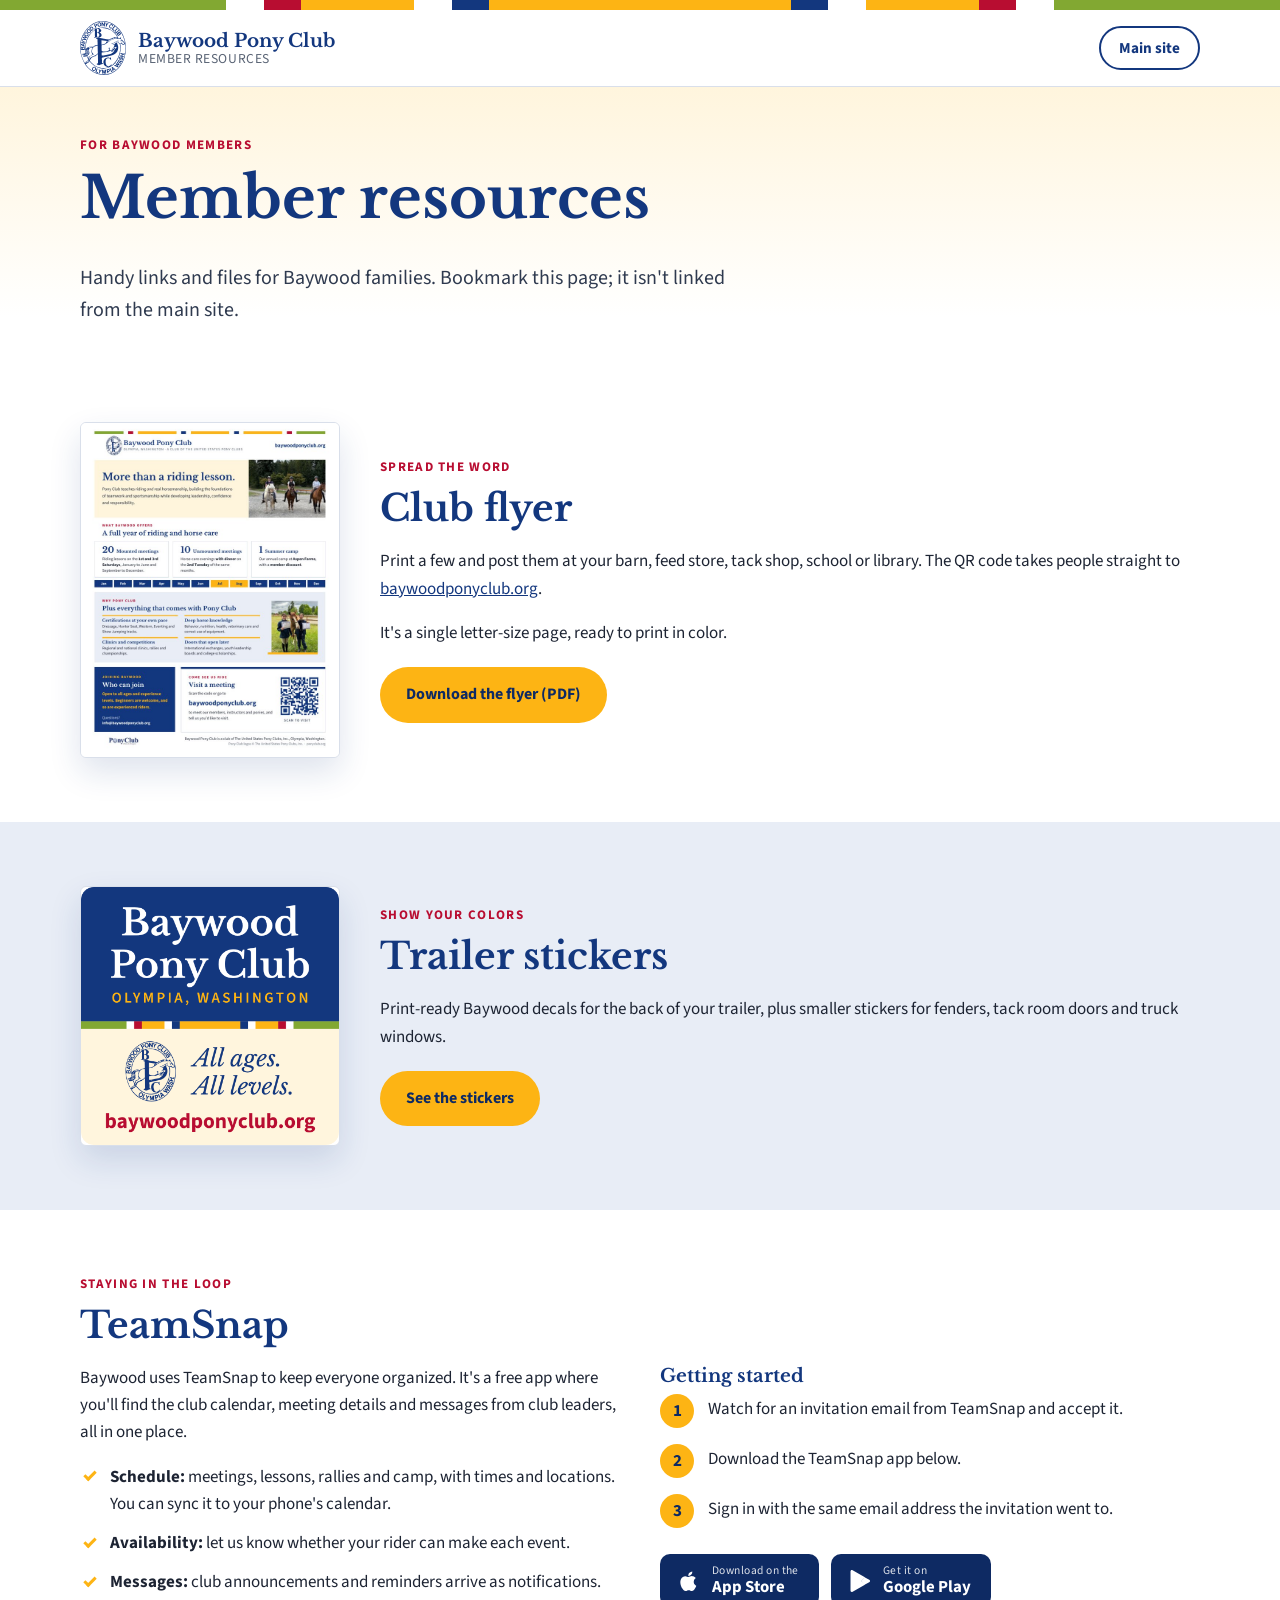
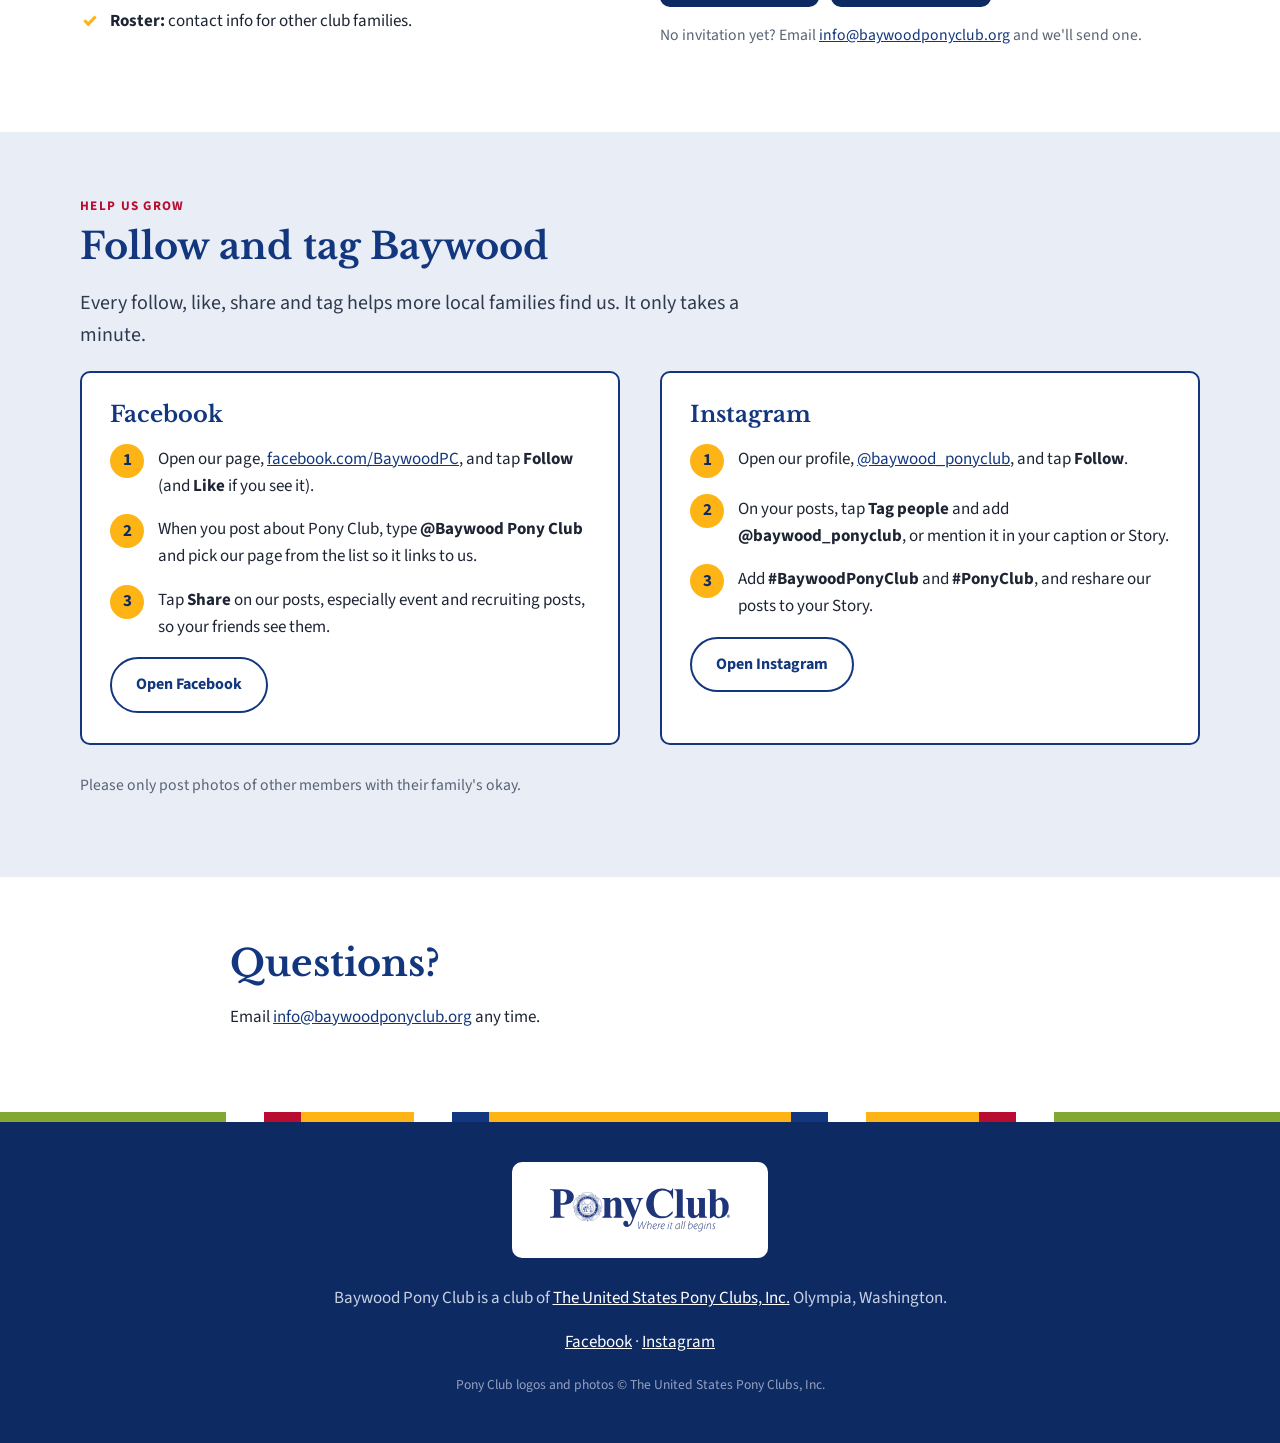
<file: members/index.html>
<!doctype html>
<html lang="en">
<head>
  <meta charset="utf-8">
  <meta name="viewport" content="width=device-width, initial-scale=1">
  <meta name="robots" content="noindex, nofollow">
  <title>Member Resources · Baywood Pony Club</title>
  <link rel="icon" href="../assets/img/favicon.png" type="image/png">
  <link rel="preconnect" href="https://fonts.googleapis.com">
  <link rel="preconnect" href="https://fonts.gstatic.com" crossorigin>
  <link href="https://fonts.googleapis.com/css2?family=Libre+Baskerville:ital,wght@0,400;0,700;1,400&family=Source+Sans+3:ital,wght@0,400;0,600;0,700;1,400&display=swap" rel="stylesheet">
  <link rel="stylesheet" href="../assets/css/style.css?v=202610120200">
</head>
<body>
  <a class="skip-link" href="#main">Skip to content</a>

  <div class="stripe" aria-hidden="true">
    <span class="g"></span><span class="w"></span><span class="r"></span><span class="y"></span><span class="w"></span><span class="b"></span><span class="y wide"></span><span class="b"></span><span class="w"></span><span class="y"></span><span class="r"></span><span class="w"></span><span class="g"></span>
  </div>

  <header class="site-header">
    <div class="container header-inner">
      <a class="brand" href="../" aria-label="Baywood Pony Club home">
        <img src="../assets/img/baywood-logo.svg" alt="" width="52" height="62">
        <span class="brand-text">
          <span class="brand-name">Baywood Pony Club</span>
          <span class="brand-sub">Member resources</span>
        </span>
      </a>
      <a class="btn btn-outline btn-sm" href="../">Main site</a>
    </div>
  </header>

  <main id="main">

    <section class="hero members-hero">
      <div class="container">
        <p class="eyebrow">For Baywood members</p>
        <h1>Member resources</h1>
        <p class="lead">Handy links and files for Baywood families. Bookmark this page; it isn't linked from the main site.</p>
      </div>
    </section>

    <!-- Flyer -->
    <section class="section" id="flyer">
      <div class="container resource">
        <a class="flyer-thumb" href="../assets/files/Baywood_Pony_Club_Flyer.pdf" aria-label="Open the Baywood Pony Club flyer (PDF)">
          <img src="../assets/img/flyer-preview.jpg" alt="Preview of the Baywood Pony Club recruiting flyer" width="700" height="906" loading="lazy">
        </a>
        <div>
          <p class="eyebrow">Spread the word</p>
          <h2>Club flyer</h2>
          <p>Print a few and post them at your barn, feed store, tack shop, school or library. The QR code takes people straight to <a href="https://baywoodponyclub.org">baywoodponyclub.org</a>.</p>
          <p>It's a single letter-size page, ready to print in color.</p>
          <div class="resource-actions">
            <a class="btn btn-gold" href="../assets/files/Baywood_Pony_Club_Flyer.pdf" download>Download the flyer (PDF)</a>
          </div>
        </div>
      </div>
    </section>

    <!-- Trailer stickers -->
    <section class="section section-tint" id="trailer-sticker">
      <div class="container resource">
        <a class="flyer-thumb" href="trailer-sticker/" aria-label="See the Baywood trailer stickers">
          <img src="../assets/img/trailer-sticker/decal-all-ages.png" alt="Baywood Pony Club trailer decal" width="900" height="900" loading="lazy">
        </a>
        <div>
          <p class="eyebrow">Show your colors</p>
          <h2>Trailer stickers</h2>
          <p>Print-ready Baywood decals for the back of your trailer, plus smaller stickers for fenders, tack room doors and truck windows.</p>
          <div class="resource-actions">
            <a class="btn btn-gold" href="trailer-sticker/">See the stickers</a>
          </div>
        </div>
      </div>
    </section>

    <!-- TeamSnap -->
    <section class="section" id="teamsnap">
      <div class="container">
        <p class="eyebrow">Staying in the loop</p>
        <h2>TeamSnap</h2>
        <div class="ts-grid">
          <div>
            <p>Baywood uses TeamSnap to keep everyone organized. It's a free app where you'll find the club calendar, meeting details and messages from club leaders, all in one place.</p>
            <ul class="checks">
              <li><strong>Schedule:</strong> meetings, lessons, rallies and camp, with times and locations. You can sync it to your phone's calendar.</li>
              <li><strong>Availability:</strong> let us know whether your rider can make each event.</li>
              <li><strong>Messages:</strong> club announcements and reminders arrive as notifications.</li>
              <li><strong>Roster:</strong> contact info for other club families.</li>
            </ul>
          </div>
          <div>
            <h3>Getting started</h3>
            <ol class="steps">
              <li>Watch for an invitation email from TeamSnap and accept it.</li>
              <li>Download the TeamSnap app below.</li>
              <li>Sign in with the same email address the invitation went to.</li>
            </ol>
            <div class="store-links">
              <a class="store-btn" href="https://apps.apple.com/us/app/teamsnap/id393048976" rel="noopener">
                <svg viewBox="0 0 24 24" aria-hidden="true"><path d="M16.37 12.76c-.02-2.3 1.88-3.4 1.96-3.46-1.07-1.56-2.73-1.78-3.32-1.8-1.41-.14-2.76.83-3.48.83-.72 0-1.82-.81-3-.79-1.54.02-2.96.9-3.76 2.28-1.6 2.78-.41 6.9 1.15 9.16.76 1.1 1.67 2.34 2.86 2.3 1.15-.05 1.58-.74 2.97-.74 1.38 0 1.77.74 2.98.72 1.23-.02 2.01-1.12 2.76-2.23.87-1.28 1.23-2.52 1.25-2.58-.03-.01-2.4-.92-2.37-3.69zM14.1 6.01c.63-.77 1.06-1.83.94-2.89-.91.04-2.01.61-2.67 1.37-.58.67-1.1 1.76-.96 2.8 1.02.08 2.06-.52 2.69-1.28z"/></svg>
                <span><small>Download on the</small><strong>App Store</strong></span>
              </a>
              <a class="store-btn" href="https://play.google.com/store/apps/details?id=com.teamsnap.teamsnap" rel="noopener">
                <svg viewBox="0 0 24 24" aria-hidden="true"><path d="M3.6 2.2c-.23.25-.36.63-.36 1.12v17.36c0 .49.13.87.36 1.12l.06.05 9.73-9.73v-.24L3.66 2.15l-.06.05zm12.98 13.17-3.24-3.25v-.24l3.24-3.25.07.04 3.84 2.18c1.1.62 1.1 1.64 0 2.27l-3.84 2.18-.07.07zm-.07.04L13.2 12.1 3.6 21.8c.36.38.94.42 1.6.05l11.31-6.43zm0-6.82L5.2 2.15c-.66-.38-1.24-.33-1.6.05l9.6 9.6 3.31-3.31z"/></svg>
                <span><small>Get it on</small><strong>Google Play</strong></span>
              </a>
            </div>
            <p class="hero-note" style="margin-top:16px">No invitation yet? Email <a href="mailto:info@baywoodponyclub.org?subject=TeamSnap%20invitation">info@baywoodponyclub.org</a> and we'll send one.</p>
          </div>
        </div>
      </div>
    </section>

    <!-- Social media -->
    <section class="section section-tint" id="social">
      <div class="container">
        <p class="eyebrow">Help us grow</p>
        <h2>Follow and tag Baywood</h2>
        <p class="lead">Every follow, like, share and tag helps more local families find us. It only takes a minute.</p>
        <div class="ts-grid">
          <div class="social-card">
            <h3>Facebook</h3>
            <ol class="steps">
              <li>Open our page, <a href="https://www.facebook.com/BaywoodPC/" rel="noopener">facebook.com/BaywoodPC</a>, and tap <b>Follow</b> (and <b>Like</b> if you see it).</li>
              <li>When you post about Pony Club, type <b>@Baywood Pony Club</b> and pick our page from the list so it links to us.</li>
              <li>Tap <b>Share</b> on our posts, especially event and recruiting posts, so your friends see them.</li>
            </ol>
            <a class="btn btn-outline" href="https://www.facebook.com/BaywoodPC/" rel="noopener">Open Facebook</a>
          </div>
          <div class="social-card">
            <h3>Instagram</h3>
            <ol class="steps">
              <li>Open our profile, <a href="https://www.instagram.com/baywood_ponyclub/" rel="noopener">@baywood_ponyclub</a>, and tap <b>Follow</b>.</li>
              <li>On your posts, tap <b>Tag people</b> and add <b>@baywood_ponyclub</b>, or mention it in your caption or Story.</li>
              <li>Add <b>#BaywoodPonyClub</b> and <b>#PonyClub</b>, and reshare our posts to your Story.</li>
            </ol>
            <a class="btn btn-outline" href="https://www.instagram.com/baywood_ponyclub/" rel="noopener">Open Instagram</a>
          </div>
        </div>
        <p class="hero-note" style="margin-top:28px">Please only post photos of other members with their family's okay.</p>
      </div>
    </section>

    <section class="section">
      <div class="container narrow">
        <h2>Questions?</h2>
        <p>Email <a href="mailto:info@baywoodponyclub.org">info@baywoodponyclub.org</a> any time.</p>
      </div>
    </section>
  </main>

  <footer class="site-footer">
    <div class="stripe" aria-hidden="true">
      <span class="g"></span><span class="w"></span><span class="r"></span><span class="y"></span><span class="w"></span><span class="b"></span><span class="y wide"></span><span class="b"></span><span class="w"></span><span class="y"></span><span class="r"></span><span class="w"></span><span class="g"></span>
    </div>
    <div class="container footer-inner">
      <a href="https://www.ponyclub.org" class="footer-logo" rel="noopener">
        <img src="../assets/img/pony-club-logo.svg" alt="Pony Club, Where it all begins" width="216" height="72" loading="lazy">
      </a>
      <p>Baywood Pony Club is a club of <a href="https://www.ponyclub.org" rel="noopener">The United States Pony Clubs, Inc.</a> Olympia, Washington.</p>
      <p class="social"><a href="https://www.facebook.com/BaywoodPC/" rel="noopener">Facebook</a> · <a href="https://www.instagram.com/baywood_ponyclub/" rel="noopener">Instagram</a></p>
      <p class="fine">Pony Club logos and photos © The United States Pony Clubs, Inc.</p>
    </div>
  </footer>
</body>
</html>
</file>
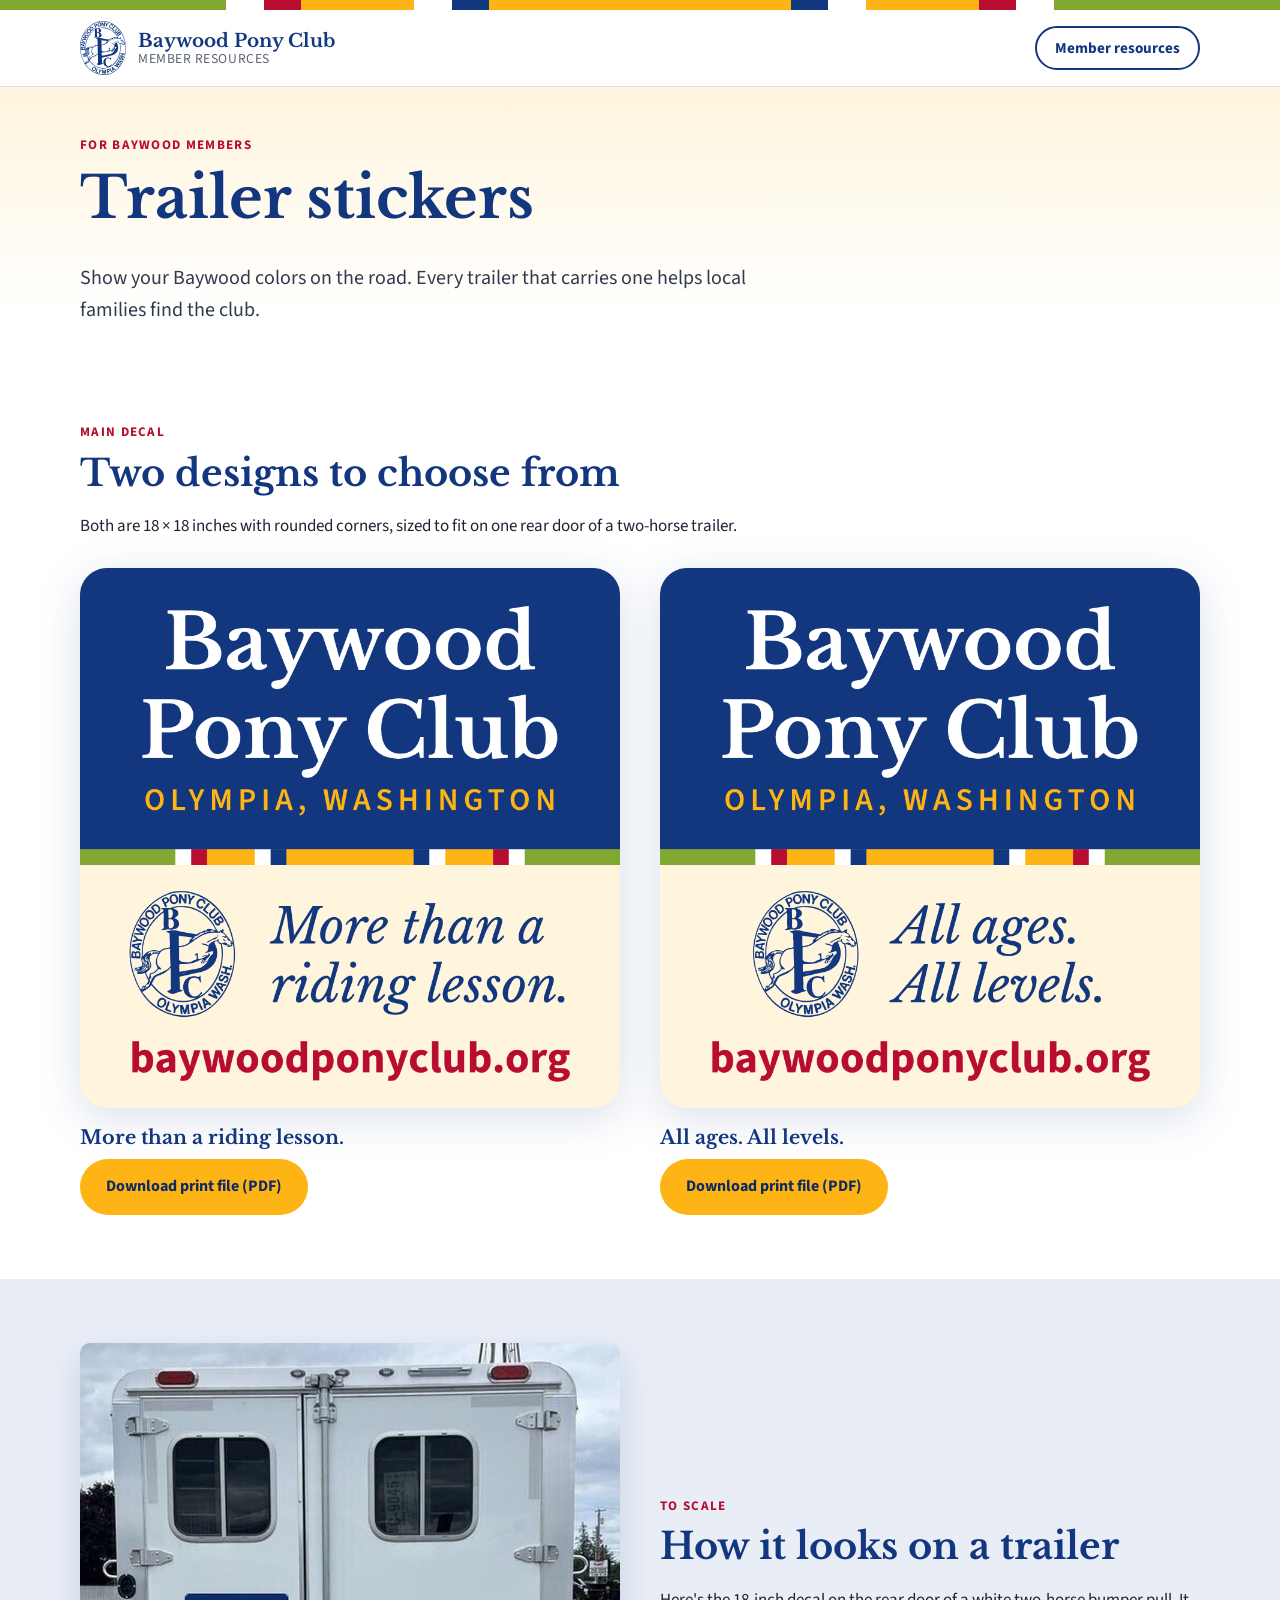
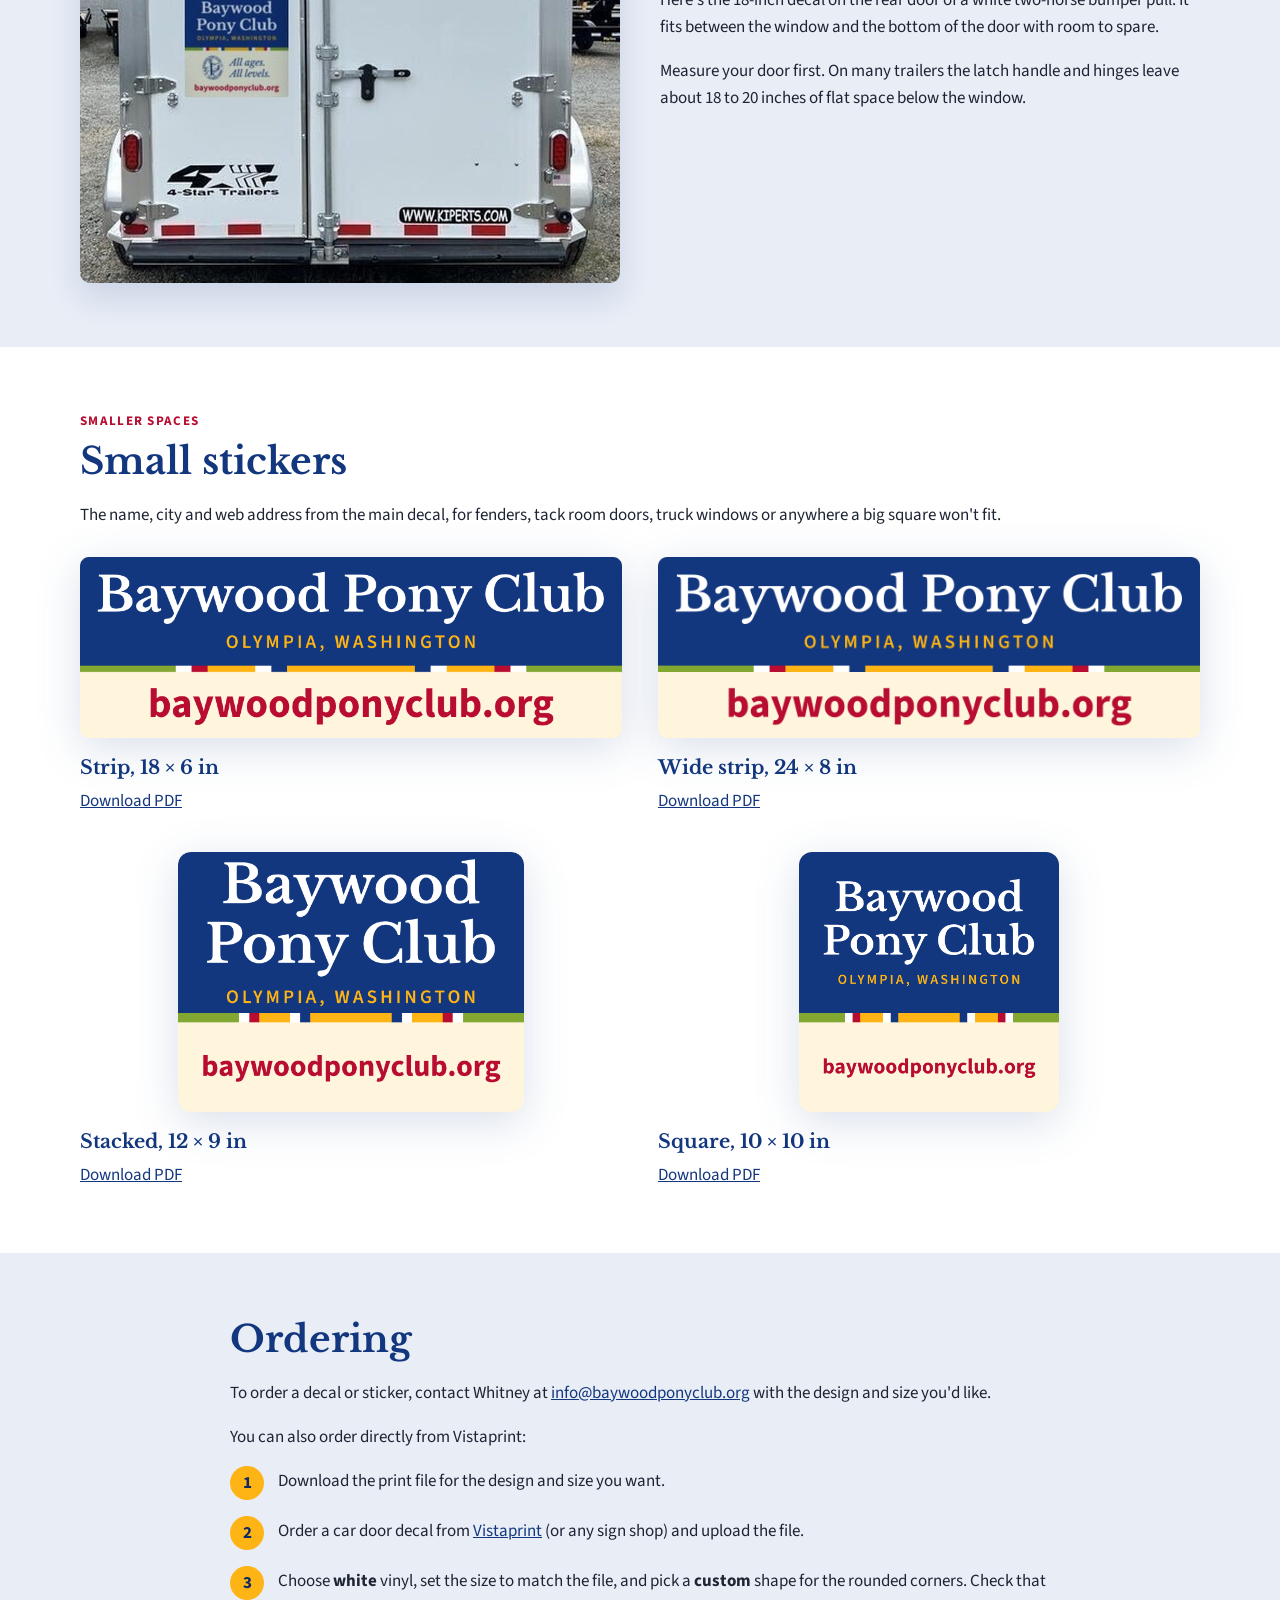
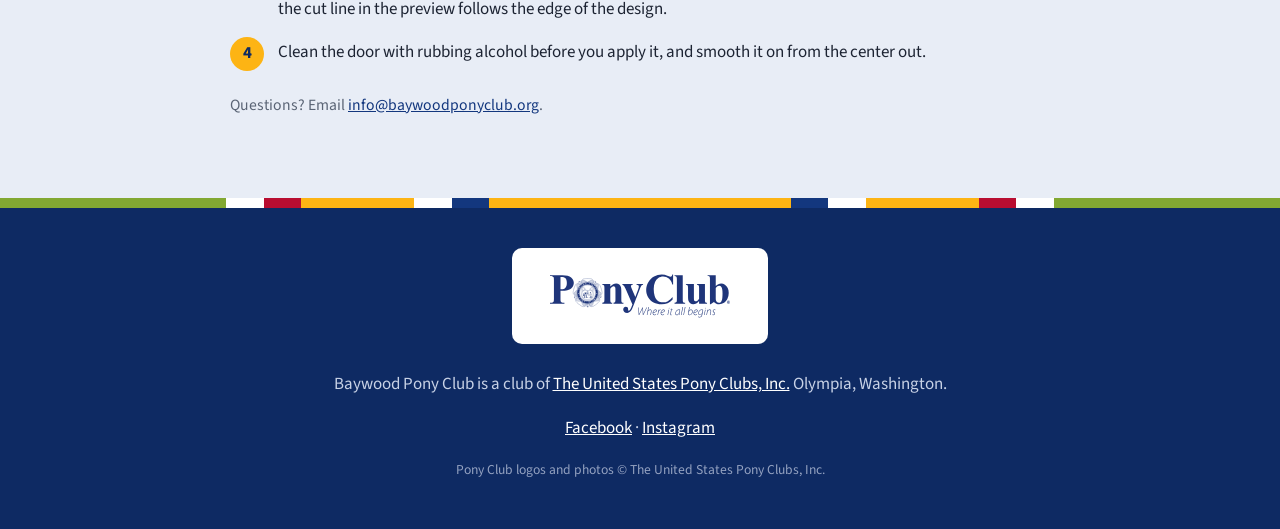
<file: members/trailer-sticker/index.html>
<!doctype html>
<html lang="en">
<head>
  <meta charset="utf-8">
  <meta name="viewport" content="width=device-width, initial-scale=1">
  <meta name="robots" content="noindex, nofollow">
  <title>Trailer Stickers · Baywood Pony Club</title>
  <link rel="icon" href="../../assets/img/favicon.png" type="image/png">
  <link rel="preconnect" href="https://fonts.googleapis.com">
  <link rel="preconnect" href="https://fonts.gstatic.com" crossorigin>
  <link href="https://fonts.googleapis.com/css2?family=Libre+Baskerville:ital,wght@0,400;0,700;1,400&family=Source+Sans+3:ital,wght@0,400;0,600;0,700;1,400&display=swap" rel="stylesheet">
  <link rel="stylesheet" href="../../assets/css/style.css?v=202610120200">
</head>
<body>
  <a class="skip-link" href="#main">Skip to content</a>

  <div class="stripe" aria-hidden="true">
    <span class="g"></span><span class="w"></span><span class="r"></span><span class="y"></span><span class="w"></span><span class="b"></span><span class="y wide"></span><span class="b"></span><span class="w"></span><span class="y"></span><span class="r"></span><span class="w"></span><span class="g"></span>
  </div>

  <header class="site-header">
    <div class="container header-inner">
      <a class="brand" href="../../" aria-label="Baywood Pony Club home">
        <img src="../../assets/img/baywood-logo.svg" alt="" width="52" height="62">
        <span class="brand-text">
          <span class="brand-name">Baywood Pony Club</span>
          <span class="brand-sub">Member resources</span>
        </span>
      </a>
      <a class="btn btn-outline btn-sm" href="../">Member resources</a>
    </div>
  </header>

  <main id="main">

    <section class="hero members-hero">
      <div class="container">
        <p class="eyebrow">For Baywood members</p>
        <h1>Trailer stickers</h1>
        <p class="lead">Show your Baywood colors on the road. Every trailer that carries one helps local families find the club.</p>
      </div>
    </section>

    <!-- Main decal -->
    <section class="section" id="decal">
      <div class="container">
        <p class="eyebrow">Main decal</p>
        <h2>Two designs to choose from</h2>
        <p>Both are 18 × 18 inches with rounded corners, sized to fit on one rear door of a two-horse trailer.</p>
        <div class="sticker-pair">
          <figure class="sticker-card">
            <img src="../../assets/img/trailer-sticker/decal-riding-lesson.png" alt="Square decal: Baywood Pony Club, Olympia, Washington, the club logo, More than a riding lesson, baywoodponyclub.org" width="900" height="900" loading="lazy">
            <figcaption>
              <h3>More than a riding lesson.</h3>
              <a class="btn btn-gold" href="../../assets/files/trailer-sticker/baywood-decal-riding-lesson-18in.pdf" download>Download print file (PDF)</a>
            </figcaption>
          </figure>
          <figure class="sticker-card">
            <img src="../../assets/img/trailer-sticker/decal-all-ages.png" alt="Square decal: Baywood Pony Club, Olympia, Washington, the club logo, All ages. All levels., baywoodponyclub.org" width="900" height="900" loading="lazy">
            <figcaption>
              <h3>All ages. All levels.</h3>
              <a class="btn btn-gold" href="../../assets/files/trailer-sticker/baywood-decal-all-ages-18in.pdf" download>Download print file (PDF)</a>
            </figcaption>
          </figure>
        </div>
      </div>
    </section>

    <!-- Mockup -->
    <section class="section section-tint" id="on-a-trailer">
      <div class="container resource resource-wide">
        <img class="mockup" src="../../assets/img/trailer-sticker/trailer-mockup-18in.jpg" alt="The All ages. All levels. decal at 18 inches on the left rear door of a white two-horse bumper-pull trailer" width="1000" height="1000" loading="lazy">
        <div>
          <p class="eyebrow">To scale</p>
          <h2>How it looks on a trailer</h2>
          <p>Here's the 18-inch decal on the rear door of a white two-horse bumper pull. It fits between the window and the bottom of the door with room to spare.</p>
          <p>Measure your door first. On many trailers the latch handle and hinges leave about 18 to 20 inches of flat space below the window.</p>
        </div>
      </div>
    </section>

    <!-- Small stickers -->
    <section class="section" id="small">
      <div class="container">
        <p class="eyebrow">Smaller spaces</p>
        <h2>Small stickers</h2>
        <p>The name, city and web address from the main decal, for fenders, tack room doors, truck windows or anywhere a big square won't fit.</p>
        <div class="sticker-grid">
          <figure class="sticker-card">
            <img src="../../assets/img/trailer-sticker/sticker-18x6.png" alt="Strip sticker: Baywood Pony Club, Olympia, Washington, baywoodponyclub.org" width="900" height="300" loading="lazy">
            <figcaption><h3>Strip, 18 × 6 in</h3><a href="../../assets/files/trailer-sticker/baywood-sticker-18x6.pdf" download>Download PDF</a></figcaption>
          </figure>
          <figure class="sticker-card">
            <img src="../../assets/img/trailer-sticker/sticker-24x8.png" alt="Wide strip sticker: Baywood Pony Club, Olympia, Washington, baywoodponyclub.org" width="1200" height="400" loading="lazy">
            <figcaption><h3>Wide strip, 24 × 8 in</h3><a href="../../assets/files/trailer-sticker/baywood-sticker-24x8.pdf" download>Download PDF</a></figcaption>
          </figure>
          <figure class="sticker-card">
            <img src="../../assets/img/trailer-sticker/sticker-12x9.png" alt="Stacked sticker: Baywood Pony Club, Olympia, Washington, baywoodponyclub.org" width="600" height="450" loading="lazy">
            <figcaption><h3>Stacked, 12 × 9 in</h3><a href="../../assets/files/trailer-sticker/baywood-sticker-12x9.pdf" download>Download PDF</a></figcaption>
          </figure>
          <figure class="sticker-card">
            <img src="../../assets/img/trailer-sticker/sticker-10x10.png" alt="Square sticker: Baywood Pony Club, Olympia, Washington, baywoodponyclub.org" width="500" height="500" loading="lazy">
            <figcaption><h3>Square, 10 × 10 in</h3><a href="../../assets/files/trailer-sticker/baywood-sticker-10x10.pdf" download>Download PDF</a></figcaption>
          </figure>
        </div>
      </div>
    </section>

    <!-- Ordering -->
    <section class="section section-tint" id="ordering">
      <div class="container narrow">
        <h2>Ordering</h2>
        <p>To order a decal or sticker, contact Whitney at <a href="mailto:info@baywoodponyclub.org?subject=Trailer%20sticker%20order">info@baywoodponyclub.org</a> with the design and size you'd like.</p>
        <p>You can also order directly from Vistaprint:</p>
        <ol class="steps">
          <li>Download the print file for the design and size you want.</li>
          <li>Order a car door decal from <a href="https://www.vistaprint.com/signs-posters/car-door-decals" rel="noopener">Vistaprint</a> (or any sign shop) and upload the file.</li>
          <li>Choose <b>white</b> vinyl, set the size to match the file, and pick a <b>custom</b> shape for the rounded corners. Check that the cut line in the preview follows the edge of the design.</li>
          <li>Clean the door with rubbing alcohol before you apply it, and smooth it on from the center out.</li>
        </ol>
        <p class="hero-note" style="margin-top:20px">Questions? Email <a href="mailto:info@baywoodponyclub.org?subject=Trailer%20sticker">info@baywoodponyclub.org</a>.</p>
      </div>
    </section>
  </main>

  <footer class="site-footer">
    <div class="stripe" aria-hidden="true">
      <span class="g"></span><span class="w"></span><span class="r"></span><span class="y"></span><span class="w"></span><span class="b"></span><span class="y wide"></span><span class="b"></span><span class="w"></span><span class="y"></span><span class="r"></span><span class="w"></span><span class="g"></span>
    </div>
    <div class="container footer-inner">
      <a href="https://www.ponyclub.org" class="footer-logo" rel="noopener">
        <img src="../../assets/img/pony-club-logo.svg" alt="Pony Club, Where it all begins" width="216" height="72" loading="lazy">
      </a>
      <p>Baywood Pony Club is a club of <a href="https://www.ponyclub.org" rel="noopener">The United States Pony Clubs, Inc.</a> Olympia, Washington.</p>
      <p class="social"><a href="https://www.facebook.com/BaywoodPC/" rel="noopener">Facebook</a> · <a href="https://www.instagram.com/baywood_ponyclub/" rel="noopener">Instagram</a></p>
      <p class="fine">Pony Club logos and photos © The United States Pony Clubs, Inc.</p>
    </div>
  </footer>
</body>
</html>
</file>
<file: assets/css/style.css>
/* Baywood Pony Club. Colors follow the USPC brand stripe. */
:root {
  --navy: #13377e;
  --navy-deep: #0e2a63;
  --gold: #fdb414;
  --gold-deep: #e09c00;
  --red: #b80d31;
  --green: #82a832;
  --cream: #fff5dd;
  --sky: #e8edf6;
  --ink: #1d2433;
  --muted: #5a6475;
  --line: #d9dfea;
  --white: #ffffff;
  --radius: 10px;
  --serif: "Libre Baskerville", Georgia, "Times New Roman", serif;
  --sans: "Source Sans 3", "Segoe UI", Helvetica, Arial, sans-serif;
}

*, *::before, *::after { box-sizing: border-box; }
html { scroll-behavior: smooth; scroll-padding-top: 88px; }
body {
  margin: 0;
  font-family: var(--sans);
  font-size: 1.0625rem;
  line-height: 1.6;
  color: var(--ink);
  background: var(--white);
}
img { max-width: 100%; height: auto; display: block; }
a { color: var(--navy); }
a:hover { color: var(--red); }
h1, h2, h3 { font-family: var(--serif); color: var(--navy); line-height: 1.2; margin: 0 0 .5em; }
h1 { font-size: clamp(2.2rem, 5vw, 3.6rem); }
h2 { font-size: clamp(1.6rem, 3.2vw, 2.3rem); }
h3 { font-size: 1.15rem; }
p { margin: 0 0 1em; }

.container { width: min(1120px, 100% - 32px); margin-inline: auto; }
.narrow { width: min(820px, 100% - 32px); }
.sr-only, .honey {
  position: absolute !important; width: 1px; height: 1px; overflow: hidden;
  clip: rect(0 0 0 0); white-space: nowrap; border: 0; padding: 0; margin: -1px;
}
.skip-link { position: absolute; left: -999px; top: 8px; background: var(--navy); color: #fff; padding: 8px 14px; z-index: 100; }
.skip-link:focus { left: 8px; }

/* Brand stripe */
.stripe { display: flex; height: 10px; }
.stripe span { flex: 3; }
.stripe .wide { flex: 8; }
.stripe .w { flex: 1; background: var(--white); }
.stripe .g { flex: 6; background: var(--green); }
.stripe .r { flex: 1; background: var(--red); }
.stripe .y { background: var(--gold); }
.stripe .b { flex: 1; background: var(--navy); }

/* Header */
.site-header {
  position: sticky; top: 0; z-index: 50;
  background: rgba(255,255,255,.96);
  backdrop-filter: blur(6px);
  border-bottom: 1px solid var(--line);
}
.header-inner { display: flex; align-items: center; justify-content: space-between; gap: 16px; min-height: 76px; }
.brand { display: flex; align-items: center; gap: 12px; text-decoration: none; color: var(--navy); }
.brand img { width: 46px; height: auto; }
.brand-text { display: flex; flex-direction: column; line-height: 1.15; }
.brand-name { font-family: var(--serif); font-weight: 700; font-size: 1.15rem; }
.brand-sub { font-size: .85rem; color: var(--muted); letter-spacing: .04em; text-transform: uppercase; }
.site-nav { display: flex; align-items: center; gap: 22px; }
.site-nav a:not(.btn) { text-decoration: none; font-weight: 600; color: var(--ink); }
.site-nav a:not(.btn):hover { color: var(--navy); text-decoration: underline; text-underline-offset: 4px; text-decoration-color: var(--gold); text-decoration-thickness: 3px; }
.nav-toggle { display: none; background: none; border: 0; padding: 10px; cursor: pointer; }
.nav-toggle .bar { display: block; width: 24px; height: 2px; background: var(--navy); margin: 5px 0; transition: transform .2s; }

/* Buttons */
.btn {
  display: inline-block; font-family: var(--sans); font-weight: 700; font-size: 1rem;
  padding: 13px 24px; border-radius: 999px; text-decoration: none; border: 2px solid transparent;
  cursor: pointer; transition: background .15s, color .15s, border-color .15s; text-align: center;
}
.btn-sm { padding: 8px 18px; font-size: .95rem; }
.btn-block { display: block; width: 100%; }
.btn-gold { background: var(--gold); color: var(--navy-deep); }
.btn-gold:hover { background: var(--gold-deep); color: var(--navy-deep); }
.btn-outline { border-color: var(--navy); color: var(--navy); background: transparent; }
.btn-outline:hover { background: var(--navy); color: #fff; }
.btn:focus-visible, a:focus-visible, input:focus-visible, textarea:focus-visible, button:focus-visible {
  outline: 3px solid var(--red); outline-offset: 2px;
}

.eyebrow { font-weight: 700; letter-spacing: .1em; text-transform: uppercase; font-size: .82rem; color: var(--red); margin-bottom: .6em; }
.eyebrow-gold { color: var(--gold); }

/* Hero */
.hero { background: linear-gradient(180deg, var(--cream) 0%, #fff 85%); padding: 56px 0 48px; }
.hero-inner { display: grid; grid-template-columns: 1.15fr .85fr; gap: 48px; align-items: center; }
.lead { font-size: 1.25rem; color: #2f3a4f; max-width: 34em; }
.hero-actions { display: flex; flex-wrap: wrap; gap: 12px; margin: 28px 0 18px; }
.hero-note { color: var(--muted); font-size: .98rem; }
.hero-photo { margin: 0; }
.hero-photo a.zoom { display: block; cursor: zoom-in; border-radius: var(--radius); }
.hero-photo img, .why-photo img {
  width: 100%; aspect-ratio: 4 / 5; object-fit: cover; border-radius: var(--radius);
  box-shadow: 0 18px 40px rgba(19,55,126,.18);
}
.hero-photo img { aspect-ratio: 4 / 5; object-position: center; border-bottom: 8px solid var(--gold); }

/* Sections */
.section { padding: 64px 0; }
.section-tint { background: var(--sky); }
.section-navy { background: linear-gradient(180deg, #1c4290 0%, var(--navy-deep) 100%); color: #e9eef8; }
.section-navy h2, .section-navy h3 { color: #fff; }
.sub-head { margin-top: 56px; }

/* Stat cards */
.stat-grid { display: grid; grid-template-columns: repeat(3, 1fr); gap: 20px; margin-top: 28px; }
.stat-card { border: 2px solid var(--navy); border-radius: var(--radius); padding: 24px 24px 18px; background: #fff; }
.stat-num { font-family: var(--serif); font-weight: 700; font-size: 3.2rem; line-height: 1; color: var(--navy); margin-bottom: .3em; }
.stat-card h3 { color: var(--navy); }
.stat-card p:last-child { margin: 0; color: #2f3a4f; }

/* Year strip */
.year { list-style: none; padding: 0; margin: 16px 0 10px; display: grid; grid-template-columns: repeat(12, 1fr); gap: 4px; }
.year li { text-align: center; font-weight: 700; font-size: .9rem; padding: 12px 0; border-radius: 6px; }
.year .on { background: var(--navy); color: #fff; }
.year .camp { background: var(--gold); color: var(--navy-deep); }
.year-key { color: var(--muted); font-size: .95rem; display: flex; flex-wrap: wrap; align-items: center; gap: 8px; }
.key { display: inline-block; width: 14px; height: 14px; border-radius: 3px; }
.key.on { background: var(--navy); }
.key.camp { background: var(--gold); margin-left: 12px; }

/* Photo placeholders */
.gallery { display: flex; gap: 16px; margin-top: 32px; }
.gallery figure { margin: 0; flex: var(--r) 1 0; min-width: 0; }
.gallery a.zoom { display: block; border-radius: 8px; overflow: hidden; cursor: zoom-in; }
.gallery img { width: 100%; height: auto; transition: transform .2s ease; }
.gallery a.zoom:hover img { transform: scale(1.04); }
.gallery figcaption { margin-top: 6px; font-weight: 600; color: var(--navy); font-size: .9rem; line-height: 1.3; }
.photo-slot {
  margin: 0; aspect-ratio: 4 / 3; border-radius: var(--radius);
  border: 2px dashed #9aa8c6; background: repeating-linear-gradient(45deg, #f4f6fb, #f4f6fb 12px, #eceff7 12px, #eceff7 24px);
  display: grid; place-items: center; text-align: center; padding: 16px; color: var(--muted); font-weight: 600;
}

/* Lightbox */
.lightbox { border: 0; padding: 0; background: transparent; max-width: 100vw; max-height: 100vh; width: 100vw; height: 100vh; }
.lightbox[open] { display: flex; align-items: center; justify-content: center; }
.lightbox::backdrop { background: rgba(8, 18, 40, .88); }
.lightbox figure { margin: 0; text-align: center; }
.lightbox img { max-width: min(92vw, 1200px); max-height: 82vh; width: auto; height: auto; border-radius: 8px; box-shadow: 0 20px 60px rgba(0,0,0,.5); }
.lightbox figcaption { color: #fff; font-weight: 600; margin-top: 12px; }
.lightbox button { position: fixed; background: rgba(255,255,255,.14); color: #fff; border: 0; border-radius: 50%; width: 48px; height: 48px; font-size: 2rem; line-height: 1; cursor: pointer; display: grid; place-items: center; }
.lightbox button:hover { background: rgba(255,255,255,.28); }
.lb-close { top: 16px; right: 16px; }
.lb-prev { left: 16px; top: 50%; transform: translateY(-50%); }
.lb-next { right: 16px; top: 50%; transform: translateY(-50%); }

/* Why Pony Club */
.why-inner { display: grid; grid-template-columns: 1.3fr .7fr; gap: 48px; align-items: center; }
.feature-grid { display: grid; grid-template-columns: repeat(2, 1fr); gap: 8px 28px; margin-top: 28px; }
.feature { border-top: 3px solid var(--gold); padding-top: 14px; }
.feature h3 { font-family: var(--sans); font-weight: 700; font-size: 1.1rem; }
.why-photo { margin: 0; }

/* Video */
.video { position: relative; aspect-ratio: 16 / 9; border-radius: var(--radius); overflow: hidden; background: #000; margin-top: 24px; box-shadow: 0 18px 40px rgba(19,55,126,.18); }
.video iframe { position: absolute; inset: 0; width: 100%; height: 100%; border: 0; }

/* Joining */
.join-inner { display: grid; grid-template-columns: 1.2fr .8fr; gap: 56px; align-items: start; }
.checks { list-style: none; padding: 0; margin: 0 0 32px; }
.checks li { position: relative; padding-left: 30px; margin-bottom: 12px; }
.checks li::before { content: ""; position: absolute; left: 4px; top: .45em; width: 12px; height: 7px; border-left: 3px solid var(--gold); border-bottom: 3px solid var(--gold); transform: rotate(-45deg); }
.steps { counter-reset: step; list-style: none; padding: 0; margin: 0; }
.steps li { counter-increment: step; position: relative; padding-left: 48px; margin-bottom: 16px; min-height: 34px; }
.steps li::before { content: counter(step); position: absolute; left: 0; top: -2px; width: 34px; height: 34px; border-radius: 50%; background: var(--gold); color: var(--navy-deep); font-weight: 700; display: grid; place-items: center; }
.steps strong { color: #fff; }
.price-card { background: #fff; color: var(--ink); border-radius: var(--radius); padding: 32px; border-top: 8px solid var(--gold); box-shadow: 0 20px 50px rgba(0,0,0,.25); }
.price-year { font-weight: 700; letter-spacing: .1em; text-transform: uppercase; font-size: .82rem; color: var(--red); }
.price { margin: 0 0 .6em; color: var(--muted); }
.amount { font-family: var(--serif); font-weight: 700; font-size: 3.6rem; color: var(--navy); line-height: 1; margin-right: 6px; }
.price-break { margin: 20px 0 24px; border-top: 1px solid var(--line); }
.price-break div { display: flex; justify-content: space-between; padding: 10px 0; border-bottom: 1px solid var(--line); }
.price-break dt { color: var(--muted); }
.price-break dd { margin: 0; font-weight: 700; color: var(--navy); }

/* Contact + form */
.contact-inner { display: grid; grid-template-columns: .8fr 1.2fr; gap: 56px; align-items: start; }
.contact-list { list-style: none; padding: 0; margin: 28px 0 0; }
.contact-list li { padding: 14px 0; border-top: 1px solid var(--line); }
.contact-list .label { display: block; font-size: .8rem; letter-spacing: .08em; text-transform: uppercase; font-weight: 700; color: var(--muted); }
.contact-list a { font-weight: 600; word-break: break-word; }
.interest-form { background: var(--sky); border-radius: var(--radius); padding: 32px; border-top: 8px solid var(--navy); }
.field-row { display: grid; grid-template-columns: 1fr 1fr; gap: 0 16px; }
.field { margin: 0 0 18px; border: 0; padding: 0; min-width: 0; }
.field label, .field legend { display: block; font-weight: 600; margin-bottom: 6px; padding: 0; }
.opt { font-weight: 400; color: var(--muted); }
.field input[type="text"], .field input[type="email"], .field input[type="tel"], .field textarea {
  width: 100%; font: inherit; padding: 11px 13px; border: 1.5px solid #b8c3d9; border-radius: 8px; background: #fff; color: var(--ink);
}
.field textarea { resize: vertical; }
.choices { display: flex; flex-wrap: wrap; gap: 8px 20px; }
.choices label { font-weight: 400; display: flex; align-items: center; gap: 8px; margin: 0; cursor: pointer; }
.choices input { width: 18px; height: 18px; accent-color: var(--navy); }
.form-status { margin: 14px 0 0; font-weight: 600; min-height: 1.5em; }
.form-status.ok { color: #1f6b2a; }
.form-status.err { color: var(--red); }
.form-thanks { text-align: center; padding: 40px 12px; }
.form-thanks h3 { font-size: 1.5rem; }

/* Footer */
.site-footer { background: var(--navy-deep); color: #c8d2e6; }
.footer-inner { padding: 40px 0 48px; text-align: center; }
.footer-logo { display: inline-block; background: #fff; padding: 12px 20px; border-radius: var(--radius); margin-bottom: 18px; }
.footer-logo img { width: 216px; }
.site-footer a { color: #fff; }
.fine { font-size: .85rem; color: #93a1c0; margin: 0; }

/* Responsive */
@media (max-width: 900px) {
  .hero-inner, .why-inner, .join-inner, .contact-inner { grid-template-columns: 1fr; gap: 36px; }
  .hero-photo { max-width: 460px; }
  .hero-photo img { aspect-ratio: 4 / 5; }
  .why-photo { max-width: 460px; }
  .why-photo img { aspect-ratio: 4 / 3; object-position: center 25%; }
  .section { padding: 60px 0; }
}
@media (max-width: 760px) {
  .nav-toggle { display: block; }
  .site-nav {
    position: absolute; top: 100%; left: 0; right: 0; flex-direction: column; align-items: stretch; gap: 0;
    background: #fff; border-bottom: 1px solid var(--line); padding: 8px 16px 16px; display: none;
  }
  .site-nav.open { display: flex; }
  .site-nav a:not(.btn) { padding: 12px 0; border-bottom: 1px solid var(--line); }
  .site-nav .btn { margin-top: 14px; }
  .nav-toggle[aria-expanded="true"] .bar:nth-child(2) { transform: translateY(7px) rotate(45deg); }
  .nav-toggle[aria-expanded="true"] .bar:nth-child(3) { opacity: 0; }
  .nav-toggle[aria-expanded="true"] .bar:nth-child(4) { transform: translateY(-7px) rotate(-45deg); }
  .stat-grid, .feature-grid, .field-row { grid-template-columns: 1fr; }
  /* Two photos per row; each row keeps the photos' shapes at one shared height */
  .gallery { flex-wrap: wrap; gap: 14px 8px; }
  .gallery figure { flex-basis: calc(var(--r) * 120px); }
  .gallery a.zoom { border-radius: 6px; }
  .gallery figcaption { font-size: .82rem; }
  .year { grid-template-columns: repeat(6, 1fr); }
  .hero { padding-top: 36px; }
  .interest-form, .price-card { padding: 24px 20px; }
}
@media (prefers-reduced-motion: reduce) { html { scroll-behavior: auto; } }

/* Members page */
.members-hero { padding: 48px 0 12px; }
.header-inner > .btn { white-space: nowrap; }
.resource { display: grid; grid-template-columns: 260px 1fr; gap: 40px; align-items: center; }
.flyer-thumb { display: block; border: 1px solid var(--line); border-radius: 6px; overflow: hidden; box-shadow: 0 14px 32px rgba(19,55,126,.14); background: #fff; }
.flyer-thumb img { width: 100%; }
.resource-actions { display: flex; flex-wrap: wrap; gap: 12px; margin-top: 20px; }
.store-links { display: flex; flex-wrap: wrap; gap: 12px; margin-top: 24px; }
.store-btn { display: inline-flex; align-items: center; gap: 10px; background: var(--navy-deep); color: #fff; text-decoration: none; padding: 10px 20px 10px 16px; border-radius: 10px; line-height: 1.15; }
.store-btn:hover { background: var(--navy); color: #fff; }
.store-btn svg { width: 26px; height: 26px; flex: none; fill: currentColor; }
.store-btn small { display: block; font-size: .72rem; letter-spacing: .04em; opacity: .85; }
.store-btn strong { font-size: 1.05rem; }
.ts-grid { display: grid; grid-template-columns: 1fr 1fr; gap: 40px; margin-top: 8px; }
@media (max-width: 760px) {
  .resource, .ts-grid { grid-template-columns: 1fr; gap: 28px; }
  .flyer-thumb { max-width: 240px; }
}
.social-card { background: #fff; border: 2px solid var(--navy); border-radius: var(--radius); padding: 28px 28px 30px; }
.social-card h3 { font-size: 1.4rem; margin-bottom: .8em; }

/* Trailer sticker page */
.sticker-pair { display: grid; grid-template-columns: 1fr 1fr; gap: 40px; margin-top: 28px; }
.sticker-grid { display: grid; grid-template-columns: repeat(2, 1fr); gap: 36px; margin-top: 28px; align-items: end; }
.sticker-card { margin: 0; }
.sticker-card img { width: 100%; height: auto; filter: drop-shadow(0 10px 22px rgba(19,55,126,.16)); }
.sticker-grid .sticker-card img { max-height: 260px; width: auto; max-width: 100%; display: block; margin: 0 auto; }
.sticker-card figcaption { margin-top: 18px; }
.sticker-card h3 { font-size: 1.2rem; margin-bottom: .5em; }
.resource-wide { grid-template-columns: minmax(0, 1fr) minmax(0, 1fr); }
.mockup { width: 100%; height: auto; border-radius: var(--radius); box-shadow: 0 14px 32px rgba(19,55,126,.14); }
@media (max-width: 760px) {
  .sticker-pair, .sticker-grid, .resource-wide { grid-template-columns: 1fr; gap: 28px; }
}
</file>
